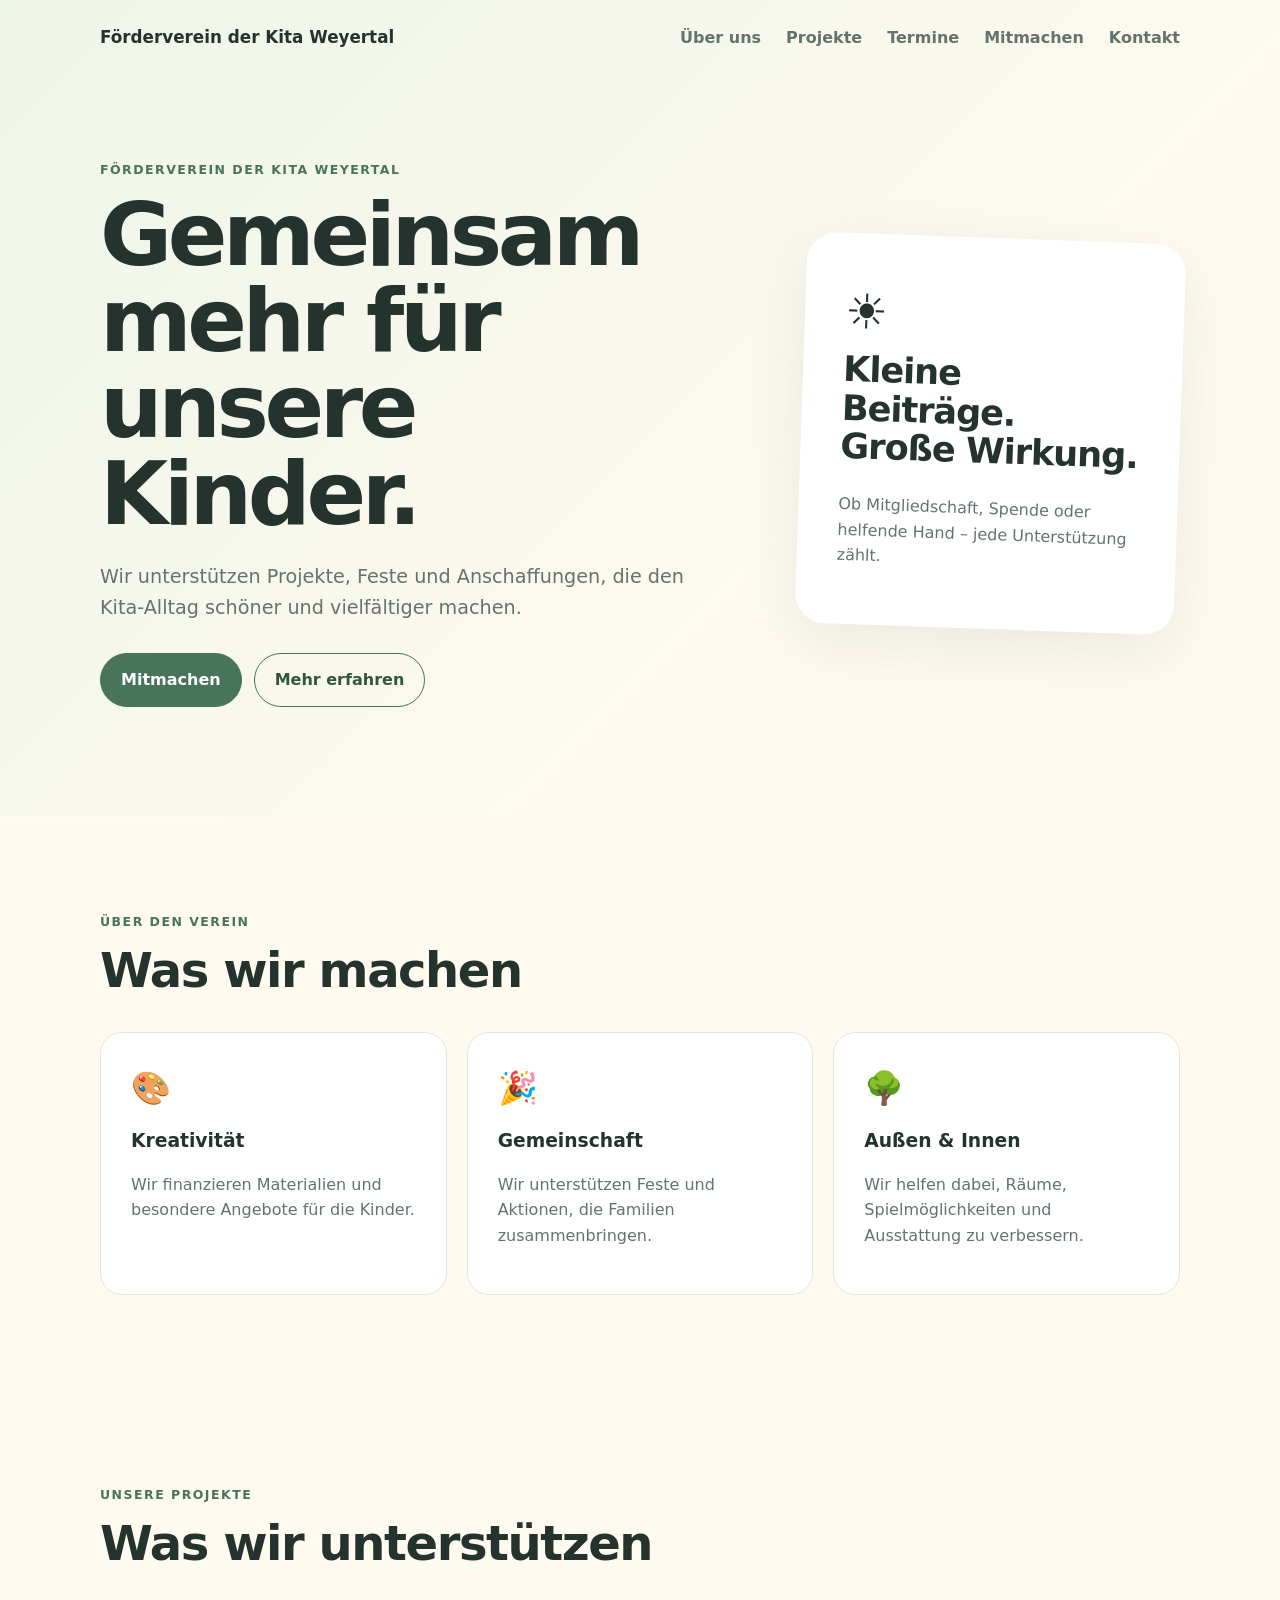
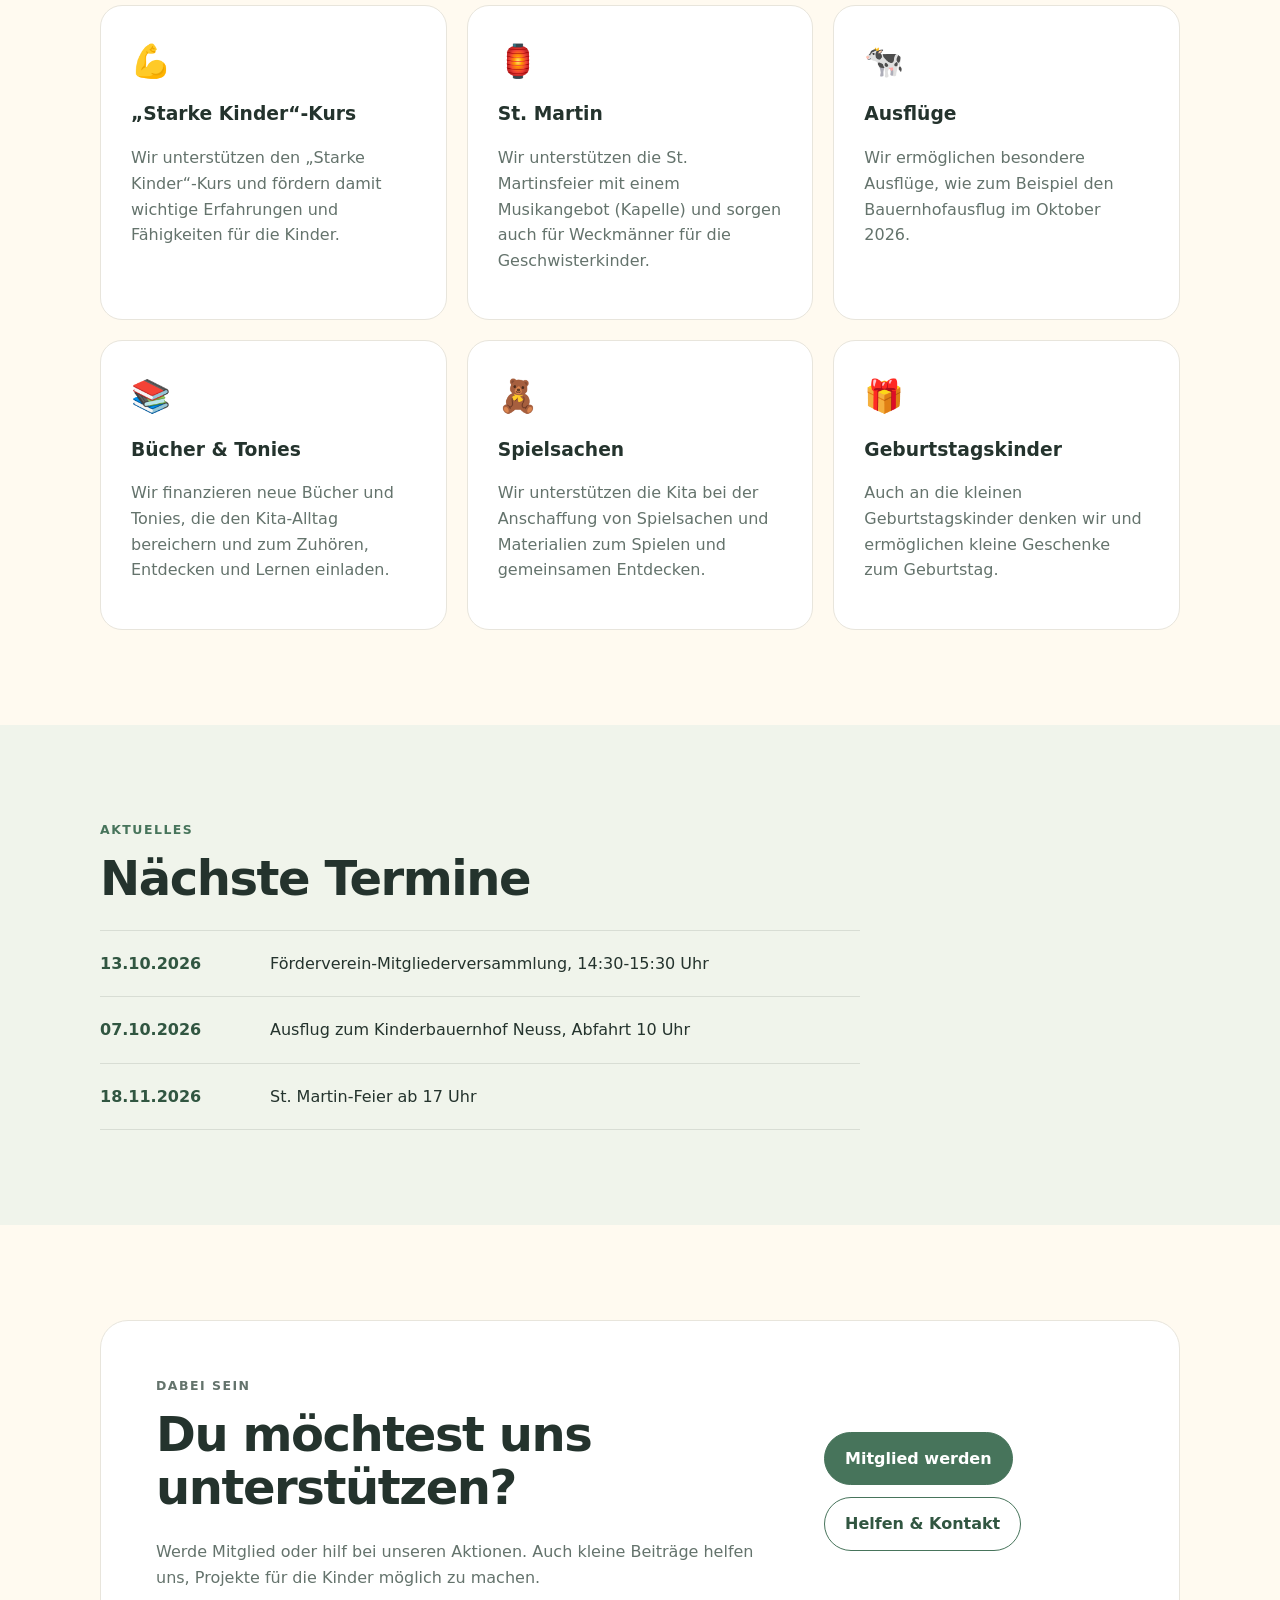
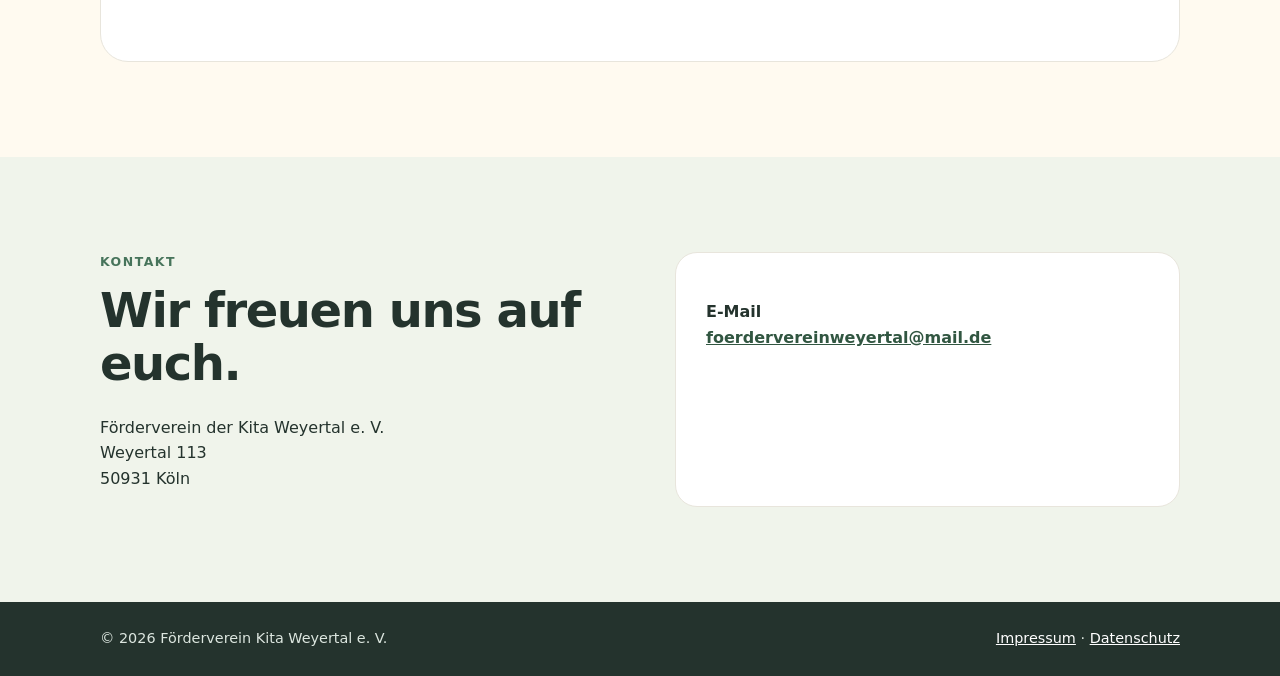
<file: index.html>
<!doctype html>
<html lang="de">
<head>
  <meta charset="utf-8">
  <meta name="viewport" content="width=device-width, initial-scale=1">
  <meta name="description" content="Förderverein der Kita Weyertal – gemeinsam für unsere Kinder.">
  <title>Förderverein Kita Weyertal</title>
  <link rel="stylesheet" href="style.css">
</head>
<body>
  <header class="hero">
    <nav class="nav container">
      <a class="logo" href="#start">Förderverein der Kita Weyertal</a>
      <div class="navlinks">
        <a href="#ueber-uns">Über uns</a>
        <a href="#projekte">Projekte</a>
        <a href="#termine">Termine</a>
        <a href="#mitmachen">Mitmachen</a>
        <a href="#kontakt">Kontakt</a>
      </div>
    </nav>

    <div class="hero-content container" id="start">
      <div>
        <p class="eyebrow">Förderverein der Kita Weyertal</p>
        <h1>Gemeinsam mehr für unsere Kinder.</h1>
        <p class="lead">Wir unterstützen Projekte, Feste und Anschaffungen, die den Kita-Alltag schöner und vielfältiger machen.</p>
        <div class="buttons">
          <a class="button primary" href="#mitmachen">Mitmachen</a>
          <a class="button secondary" href="#ueber-uns">Mehr erfahren</a>
        </div>
      </div>
      <div class="hero-card">
        <div class="sun">☀️</div>
        <h2>Kleine Beiträge.<br>Große Wirkung.</h2>
        <p>Ob Mitgliedschaft, Spende oder helfende Hand – jede Unterstützung zählt.</p>
      </div>
    </div>
  </header>

  <main>
    <section class="section container" id="ueber-uns">
      <p class="eyebrow">Über den Verein</p>
      <h2>Was wir machen</h2>
      <div class="cards">
        <article class="card"><span>🎨</span><h3>Kreativität</h3><p>Wir finanzieren Materialien und besondere Angebote für die Kinder.</p></article>
        <article class="card"><span>🎉</span><h3>Gemeinschaft</h3><p>Wir unterstützen Feste und Aktionen, die Familien zusammenbringen.</p></article>
        <article class="card"><span>🌳</span><h3>Außen & Innen</h3><p>Wir helfen dabei, Räume, Spielmöglichkeiten und Ausstattung zu verbessern.</p></article>
      </div>
    </section>

    <section class="section container" id="projekte">
  <p class="eyebrow">Unsere Projekte</p>
  <h2>Was wir unterstützen</h2>

  <div class="cards">

    <article class="card">
      <span>💪</span>
      <h3>„Starke Kinder“-Kurs</h3>
      <p>
        Wir unterstützen den „Starke Kinder“-Kurs und fördern damit
        wichtige Erfahrungen und Fähigkeiten für die Kinder.
      </p>
    </article>

    <article class="card">
      <span>🏮</span>
      <h3>St. Martin</h3>
      <p>
        Wir unterstützen die St. Martinsfeier mit einem Musikangebot (Kapelle) und
        sorgen auch für Weckmänner für die Geschwisterkinder.
      </p>
    </article>

    <article class="card">
      <span>🐄</span>
      <h3>Ausflüge</h3>
      <p>
        Wir ermöglichen besondere Ausflüge, wie zum Beispiel den
        Bauernhofausflug im Oktober 2026.
      </p>
    </article>

    <article class="card">
      <span>📚</span>
      <h3>Bücher & Tonies</h3>
      <p>
        Wir finanzieren neue Bücher und Tonies, die den Kita-Alltag
        bereichern und zum Zuhören, Entdecken und Lernen einladen.
      </p>
    </article>

    <article class="card">
      <span>🧸</span>
      <h3>Spielsachen</h3>
      <p>
        Wir unterstützen die Kita bei der Anschaffung von Spielsachen
        und Materialien zum Spielen und gemeinsamen Entdecken.
      </p>
    </article>

    <article class="card">
      <span>🎁</span>
      <h3>Geburtstagskinder</h3>
      <p>
        Auch an die kleinen Geburtstagskinder denken wir und
        ermöglichen kleine Geschenke zum Geburtstag.
      </p>
    </article>

  </div>
</section>
    
    <section class="section alt" id="termine">
      <div class="container">
        <p class="eyebrow">Aktuelles</p>
        <h2>Nächste Termine</h2>
        <div class="timeline">
          <div class="event"><strong>13.10.2026</strong><span>Förderverein-Mitgliederversammlung, 14:30-15:30 Uhr</span></div>
          <div class="event"><strong>07.10.2026</strong><span>Ausflug zum Kinderbauernhof Neuss, Abfahrt 10 Uhr</span></div>
          <div class="event"><strong>18.11.2026</strong><span>St. Martin-Feier ab 17 Uhr</span></div>
        </div>
      </div>
    </section>

    <section class="section container" id="mitmachen">
      <div class="join">
        <div>
          <p class="eyebrow">Dabei sein</p>
          <h2>Du möchtest uns unterstützen?</h2>
          <p>Werde Mitglied oder hilf bei unseren Aktionen. Auch kleine Beiträge helfen uns, Projekte für die Kinder möglich zu machen.</p>
        </div>
        <div class="join-actions">
          <a class="button primary" href="Beitrittsformular.pdf" target="_blank">Mitglied werden</a>
          <a class="button secondary" href="mailto:foerdervereinweyertal@mail.de?subject=Ich%20möchte%20helfen">Helfen & Kontakt</a>
        </div>
      </div>
    </section>

    <section class="section alt" id="kontakt">
      <div class="container contact">
        <div>
          <p class="eyebrow">Kontakt</p>
          <h2>Wir freuen uns auf euch.</h2>
          <p>Förderverein der Kita Weyertal e. V.<br>Weyertal 113<br>50931 Köln</p>
        </div>
        <div class="contact-box">
          <p><strong>E-Mail</strong><br><a href="mailto:foerderverein@example.de">foerdervereinweyertal@mail.de</a></p>
        </div>
      </div>
    </section>
  </main>

  <footer>
    <div class="container footer">
      <span>© 2026 Förderverein Kita Weyertal e. V.</span>
      <span><a href="impressum.html">Impressum</a> · <a href="datenschutz.html">Datenschutz</a></span>
    </div>
  </footer>
</body>
</html>
</file>
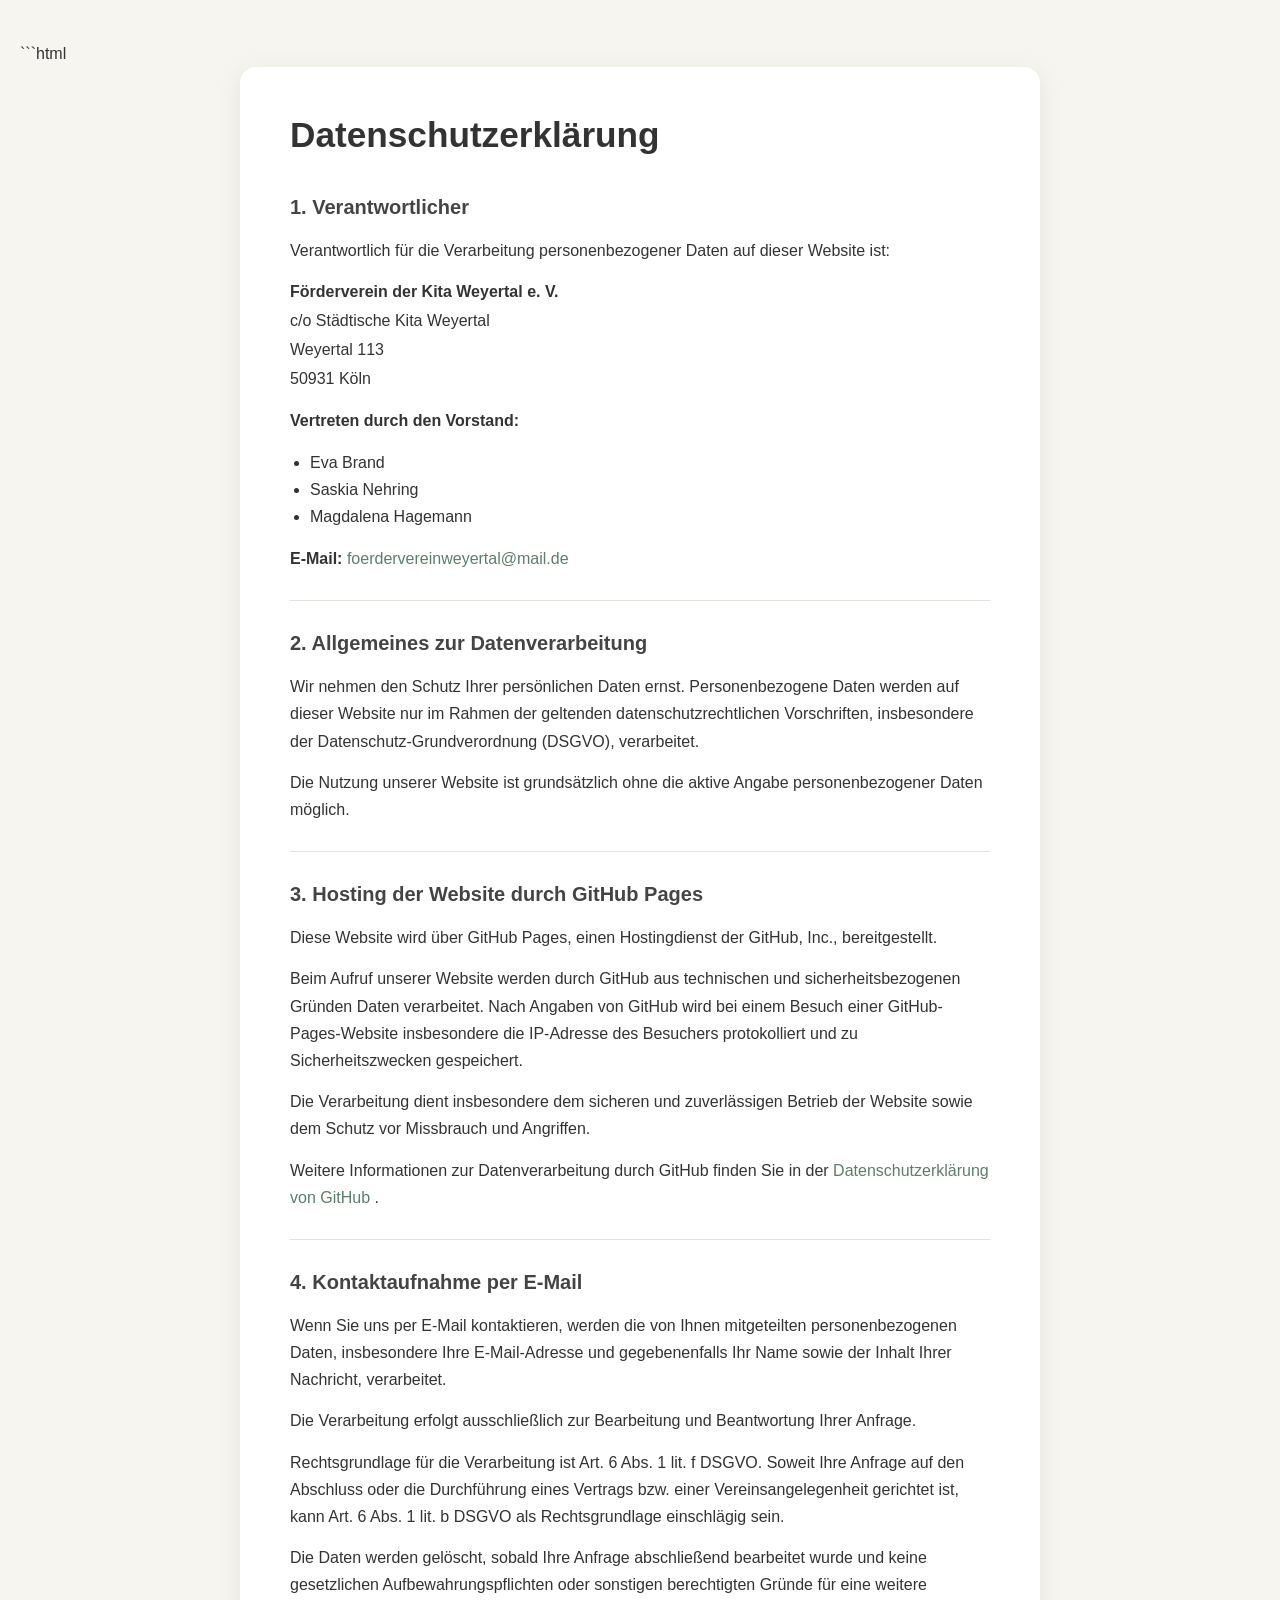
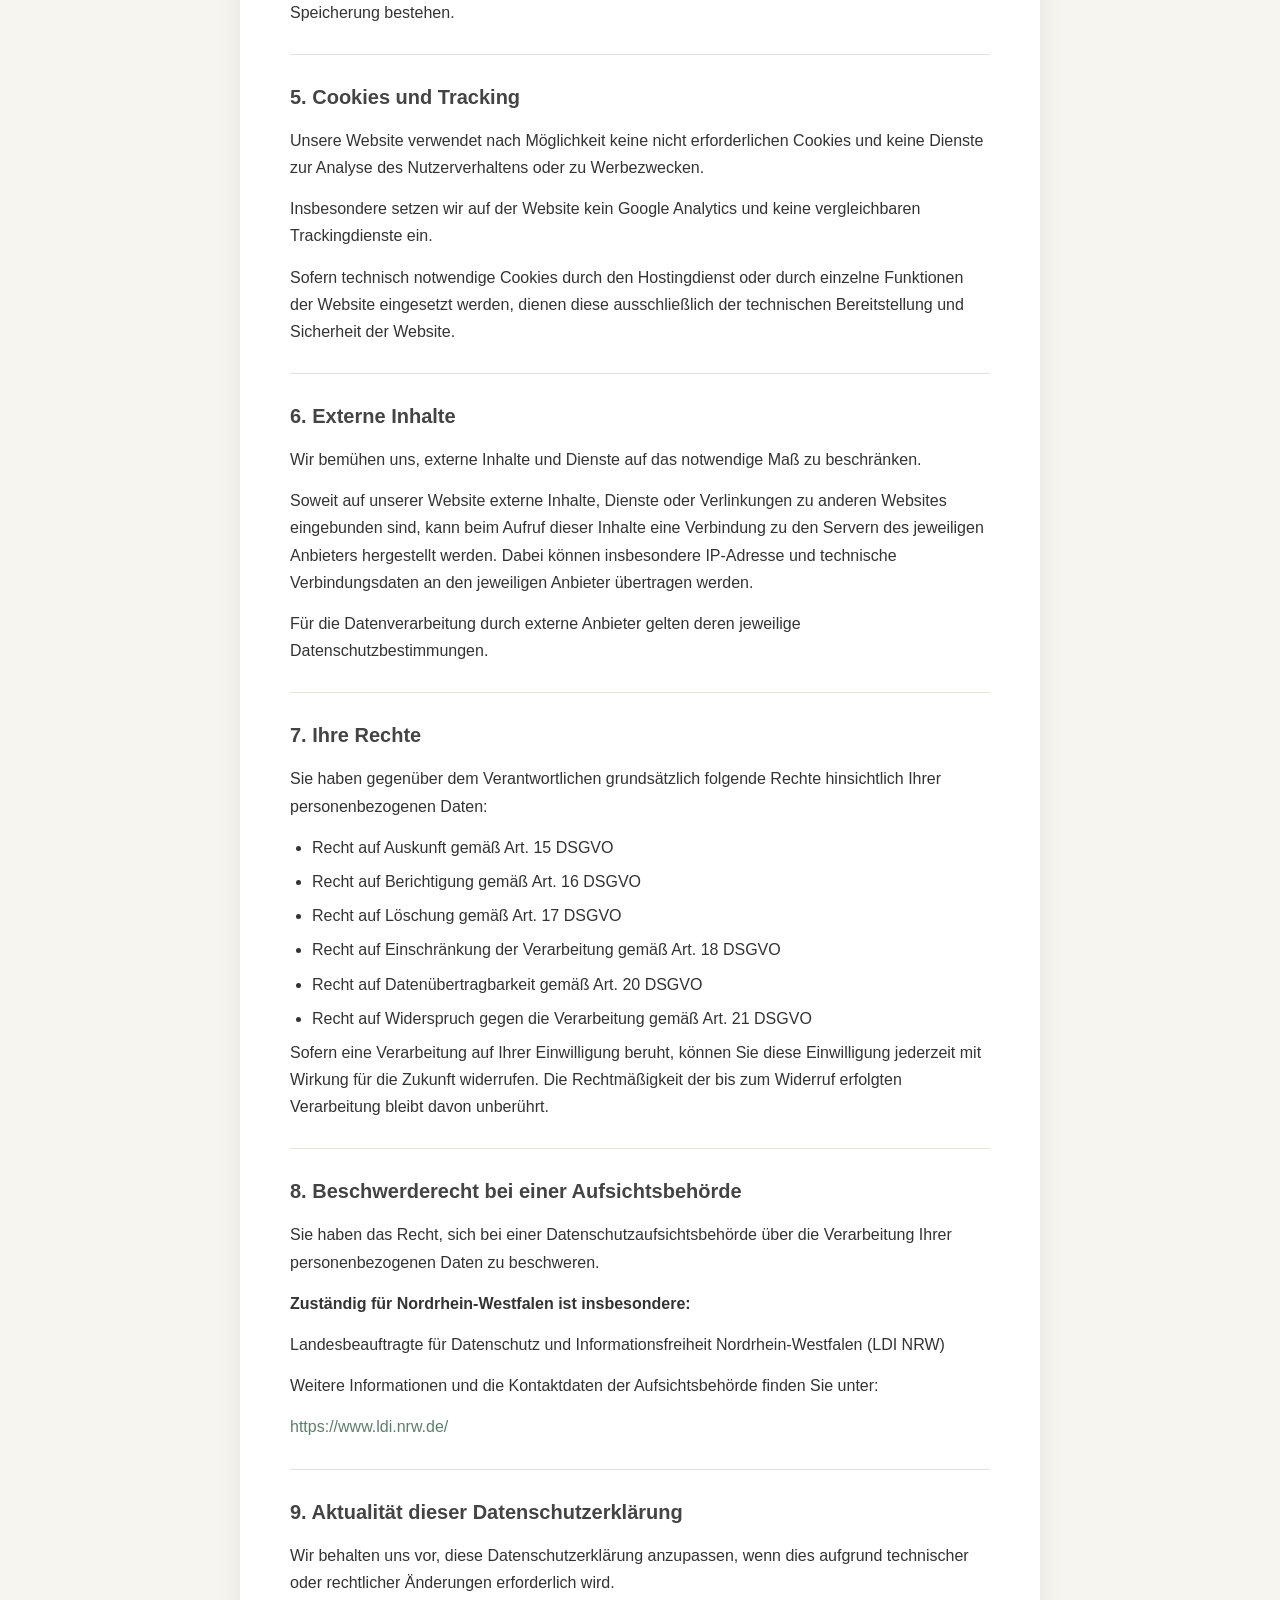
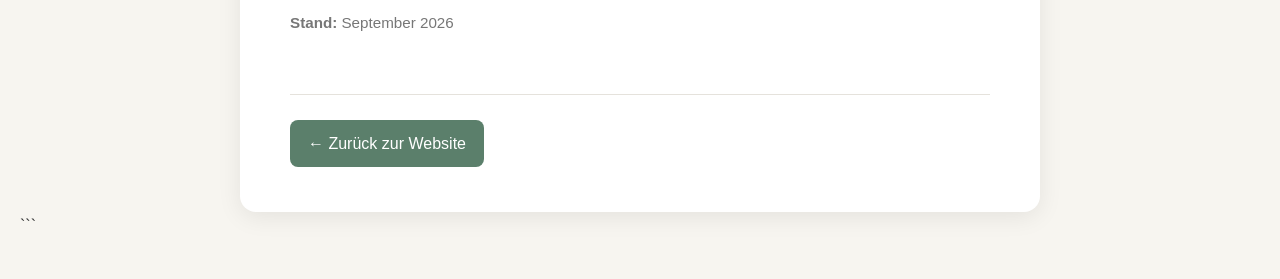
<file: datenschutz.html>
```html
<!DOCTYPE html>
<html lang="de">
<head>
    <meta charset="UTF-8">
    <meta name="viewport" content="width=device-width, initial-scale=1.0">

    <title>Datenschutzerklärung | Förderverein Kita Weyertal</title>

    <style>
        * {
            box-sizing: border-box;
        }

        body {
            margin: 0;
            padding: 40px 20px;
            background-color: #f7f5f0;
            color: #333;
            font-family: Arial, Helvetica, sans-serif;
            line-height: 1.7;
        }

        .datenschutz {
            max-width: 800px;
            margin: 0 auto;
            background: #ffffff;
            padding: 45px 50px;
            border-radius: 16px;
            box-shadow: 0 5px 25px rgba(0, 0, 0, 0.08);
        }

        h1 {
            margin: 0 0 35px;
            font-size: 2.2rem;
            line-height: 1.3;
            color: #333;
        }

        .bereich {
            padding: 28px 0;
            border-top: 1px solid #e5e2dc;
        }

        .bereich:first-of-type {
            border-top: none;
            padding-top: 0;
        }

        h2 {
            margin: 0 0 16px;
            font-size: 1.25rem;
            line-height: 1.4;
            color: #444;
        }

        p {
            margin: 0 0 14px;
        }

        p:last-child {
            margin-bottom: 0;
        }

        .adresse {
            line-height: 1.8;
        }

        .vorstand {
            margin: 0 0 15px;
            padding-left: 20px;
        }

        .rechte {
            margin: 0;
            padding-left: 22px;
        }

        .rechte li {
            margin-bottom: 7px;
        }

        a {
            color: #5b7f6b;
            text-decoration: none;
            font-weight: 500;
            overflow-wrap: anywhere;
        }

        a:hover {
            text-decoration: underline;
        }

        .hinweis {
            padding: 16px 18px;
            margin-top: 15px;
            background-color: #f7f5f0;
            border-radius: 8px;
        }

        .stand {
            color: #777;
            font-size: 0.95rem;
        }

        .zurueck {
            margin-top: 30px;
            padding-top: 25px;
            border-top: 1px solid #e5e2dc;
        }

        .zurueck a {
            display: inline-block;
            padding: 10px 18px;
            background-color: #5b7f6b;
            color: white;
            border-radius: 8px;
            transition: background-color 0.2s ease;
        }

        .zurueck a:hover {
            background-color: #476554;
            text-decoration: none;
        }

        @media (max-width: 600px) {
            body {
                padding: 20px 12px;
            }

            .datenschutz {
                padding: 30px 25px;
                border-radius: 12px;
            }

            h1 {
                font-size: 1.8rem;
                margin-bottom: 28px;
            }

            h2 {
                font-size: 1.15rem;
            }

            .bereich {
                padding: 24px 0;
            }
        }
    </style>
</head>

<body>

    <main class="datenschutz">

        <h1>Datenschutzerklärung</h1>

        <section class="bereich">
            <h2>1. Verantwortlicher</h2>

            <p>
                Verantwortlich für die Verarbeitung personenbezogener Daten
                auf dieser Website ist:
            </p>

            <p class="adresse">
                <strong>Förderverein der Kita Weyertal e. V.</strong><br>
                c/o Städtische Kita Weyertal<br>
                Weyertal 113<br>
                50931 Köln
            </p>

            <p>
                <strong>Vertreten durch den Vorstand:</strong>
            </p>

            <ul class="vorstand">
                <li>Eva Brand</li>
                <li>Saskia Nehring</li>
                <li>Magdalena Hagemann</li>
            </ul>

            <p>
                <strong>E-Mail:</strong>
                <a href="mailto:foerdervereinweyertal@mail.de">
                    foerdervereinweyertal@mail.de
                </a>
            </p>
        </section>


        <section class="bereich">
            <h2>2. Allgemeines zur Datenverarbeitung</h2>

            <p>
                Wir nehmen den Schutz Ihrer persönlichen Daten ernst.
                Personenbezogene Daten werden auf dieser Website nur im Rahmen
                der geltenden datenschutzrechtlichen Vorschriften, insbesondere
                der Datenschutz-Grundverordnung (DSGVO), verarbeitet.
            </p>

            <p>
                Die Nutzung unserer Website ist grundsätzlich ohne die aktive
                Angabe personenbezogener Daten möglich.
            </p>
        </section>


        <section class="bereich">
            <h2>3. Hosting der Website durch GitHub Pages</h2>

            <p>
                Diese Website wird über GitHub Pages, einen Hostingdienst der
                GitHub, Inc., bereitgestellt.
            </p>

            <p>
                Beim Aufruf unserer Website werden durch GitHub aus technischen
                und sicherheitsbezogenen Gründen Daten verarbeitet. Nach Angaben
                von GitHub wird bei einem Besuch einer GitHub-Pages-Website
                insbesondere die IP-Adresse des Besuchers protokolliert und zu
                Sicherheitszwecken gespeichert.
            </p>

            <p>
                Die Verarbeitung dient insbesondere dem sicheren und
                zuverlässigen Betrieb der Website sowie dem Schutz vor
                Missbrauch und Angriffen.
            </p>

            <p>
                Weitere Informationen zur Datenverarbeitung durch GitHub finden
                Sie in der
                <a
                    href="https://docs.github.com/de/site-policy/privacy-policies/github-general-privacy-statement"
                    target="_blank"
                    rel="noopener noreferrer"
                >
                    Datenschutzerklärung von GitHub
                </a>.
            </p>
        </section>


        <section class="bereich">
            <h2>4. Kontaktaufnahme per E-Mail</h2>

            <p>
                Wenn Sie uns per E-Mail kontaktieren, werden die von Ihnen
                mitgeteilten personenbezogenen Daten, insbesondere Ihre
                E-Mail-Adresse und gegebenenfalls Ihr Name sowie der Inhalt
                Ihrer Nachricht, verarbeitet.
            </p>

            <p>
                Die Verarbeitung erfolgt ausschließlich zur Bearbeitung und
                Beantwortung Ihrer Anfrage.
            </p>

            <p>
                Rechtsgrundlage für die Verarbeitung ist Art. 6 Abs. 1 lit. f
                DSGVO. Soweit Ihre Anfrage auf den Abschluss oder die
                Durchführung eines Vertrags bzw. einer Vereinsangelegenheit
                gerichtet ist, kann Art. 6 Abs. 1 lit. b DSGVO als
                Rechtsgrundlage einschlägig sein.
            </p>

            <p>
                Die Daten werden gelöscht, sobald Ihre Anfrage abschließend
                bearbeitet wurde und keine gesetzlichen Aufbewahrungspflichten
                oder sonstigen berechtigten Gründe für eine weitere Speicherung
                bestehen.
            </p>
        </section>


        <section class="bereich">
            <h2>5. Cookies und Tracking</h2>

            <p>
                Unsere Website verwendet nach Möglichkeit keine nicht
                erforderlichen Cookies und keine Dienste zur Analyse des
                Nutzerverhaltens oder zu Werbezwecken.
            </p>

            <p>
                Insbesondere setzen wir auf der Website kein Google Analytics
                und keine vergleichbaren Trackingdienste ein.
            </p>

            <p>
                Sofern technisch notwendige Cookies durch den Hostingdienst
                oder durch einzelne Funktionen der Website eingesetzt werden,
                dienen diese ausschließlich der technischen Bereitstellung
                und Sicherheit der Website.
            </p>
        </section>


        <section class="bereich">
            <h2>6. Externe Inhalte</h2>

            <p>
                Wir bemühen uns, externe Inhalte und Dienste auf das notwendige
                Maß zu beschränken.
            </p>

            <p>
                Soweit auf unserer Website externe Inhalte, Dienste oder
                Verlinkungen zu anderen Websites eingebunden sind, kann beim
                Aufruf dieser Inhalte eine Verbindung zu den Servern des
                jeweiligen Anbieters hergestellt werden. Dabei können
                insbesondere IP-Adresse und technische Verbindungsdaten an den
                jeweiligen Anbieter übertragen werden.
            </p>

            <p>
                Für die Datenverarbeitung durch externe Anbieter gelten deren
                jeweilige Datenschutzbestimmungen.
            </p>
        </section>


        <section class="bereich">
            <h2>7. Ihre Rechte</h2>

            <p>
                Sie haben gegenüber dem Verantwortlichen grundsätzlich
                folgende Rechte hinsichtlich Ihrer personenbezogenen Daten:
            </p>

            <ul class="rechte">
                <li>Recht auf Auskunft gemäß Art. 15 DSGVO</li>
                <li>Recht auf Berichtigung gemäß Art. 16 DSGVO</li>
                <li>Recht auf Löschung gemäß Art. 17 DSGVO</li>
                <li>Recht auf Einschränkung der Verarbeitung gemäß Art. 18 DSGVO</li>
                <li>Recht auf Datenübertragbarkeit gemäß Art. 20 DSGVO</li>
                <li>Recht auf Widerspruch gegen die Verarbeitung gemäß Art. 21 DSGVO</li>
            </ul>

            <p>
                Sofern eine Verarbeitung auf Ihrer Einwilligung beruht, können
                Sie diese Einwilligung jederzeit mit Wirkung für die Zukunft
                widerrufen. Die Rechtmäßigkeit der bis zum Widerruf erfolgten
                Verarbeitung bleibt davon unberührt.
            </p>
        </section>


        <section class="bereich">
            <h2>8. Beschwerderecht bei einer Aufsichtsbehörde</h2>

            <p>
                Sie haben das Recht, sich bei einer Datenschutzaufsichtsbehörde
                über die Verarbeitung Ihrer personenbezogenen Daten zu
                beschweren.
            </p>

            <p>
                <strong>Zuständig für Nordrhein-Westfalen ist insbesondere:</strong>
            </p>

            <p>
                Landesbeauftragte für Datenschutz und Informationsfreiheit
                Nordrhein-Westfalen (LDI NRW)
            </p>

            <p>
                Weitere Informationen und die Kontaktdaten der Aufsichtsbehörde
                finden Sie unter:
            </p>

            <p>
                <a
                    href="https://www.ldi.nrw.de/"
                    target="_blank"
                    rel="noopener noreferrer"
                >
                    https://www.ldi.nrw.de/
                </a>
            </p>
        </section>


        <section class="bereich">
            <h2>9. Aktualität dieser Datenschutzerklärung</h2>

            <p>
                Wir behalten uns vor, diese Datenschutzerklärung anzupassen,
                wenn dies aufgrund technischer oder rechtlicher Änderungen
                erforderlich wird.
            </p>

            <p class="stand">
                <strong>Stand:</strong> September 2026
            </p>
        </section>


        <div class="zurueck">
            <a href="index.html">← Zurück zur Website</a>
        </div>

    </main>

</body>
</html>
```
</file>
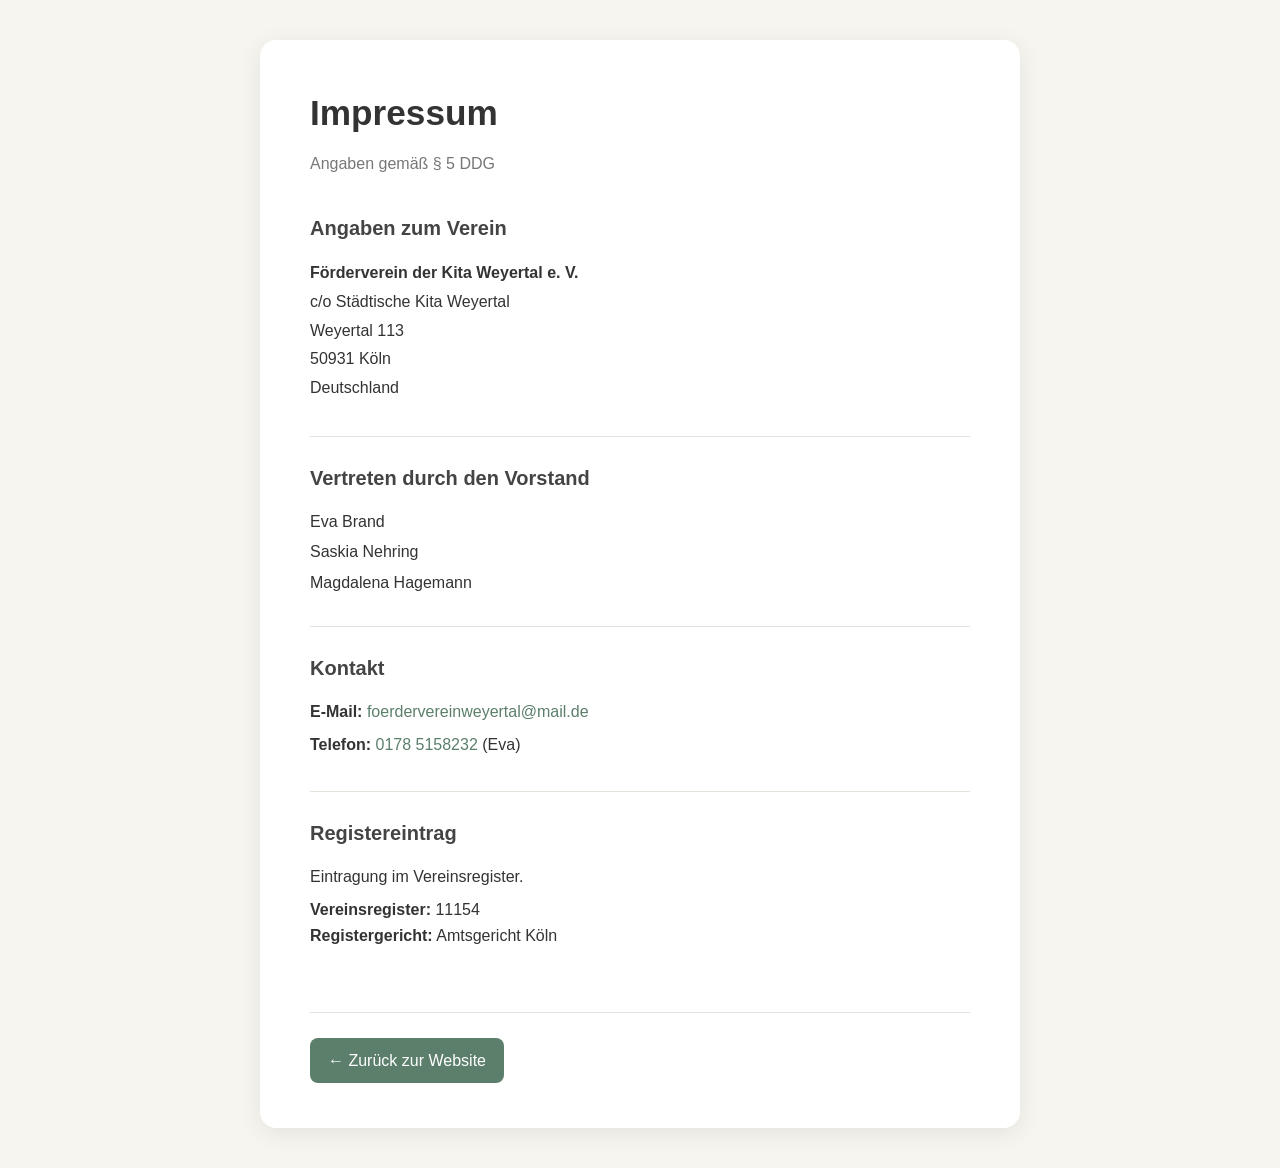
<file: impressum.html>
<!DOCTYPE html>
<html lang="de">
<head>
    <meta charset="UTF-8">
    <meta name="viewport" content="width=device-width, initial-scale=1.0">

    <title>Impressum | Förderverein Kita Weyertal</title>

    <style>
        * {
            box-sizing: border-box;
        }

        body {
            margin: 0;
            padding: 40px 20px;
            background-color: #f7f5f0;
            color: #333;
            font-family: Arial, Helvetica, sans-serif;
            line-height: 1.6;
        }

        .impressum {
            max-width: 760px;
            margin: 0 auto;
            background: #ffffff;
            padding: 45px 50px;
            border-radius: 16px;
            box-shadow: 0 5px 25px rgba(0, 0, 0, 0.08);
        }

        h1 {
            margin: 0 0 10px;
            font-size: 2.2rem;
            color: #333;
        }

        .untertitel {
            margin: 0 0 35px;
            color: #777;
            font-size: 1rem;
        }

        .bereich {
            padding: 25px 0;
            border-top: 1px solid #e5e2dc;
        }

        .bereich:first-of-type {
            border-top: none;
            padding-top: 0;
        }

        h2 {
            margin: 0 0 15px;
            font-size: 1.25rem;
            color: #444;
        }

        p {
            margin: 0 0 8px;
        }

        .adresse {
            line-height: 1.8;
        }

        .vorstand {
            list-style: none;
            margin: 0;
            padding: 0;
        }

        .vorstand li {
            margin-bottom: 5px;
        }

        a {
            color: #5b7f6b;
            text-decoration: none;
            font-weight: 500;
        }

        a:hover {
            text-decoration: underline;
        }

        .zurueck {
            margin-top: 30px;
            padding-top: 25px;
            border-top: 1px solid #e5e2dc;
        }

        .zurueck a {
            display: inline-block;
            padding: 10px 18px;
            background-color: #5b7f6b;
            color: white;
            border-radius: 8px;
            transition: background-color 0.2s ease;
        }

        .zurueck a:hover {
            background-color: #476554;
            text-decoration: none;
        }

        @media (max-width: 600px) {
            body {
                padding: 20px 12px;
            }

            .impressum {
                padding: 30px 25px;
                border-radius: 12px;
            }

            h1 {
                font-size: 1.8rem;
            }
        }
    </style>
</head>

<body>

    <main class="impressum">

        <h1>Impressum</h1>
        <p class="untertitel">Angaben gemäß § 5 DDG</p>

        <section class="bereich">
            <h2>Angaben zum Verein</h2>

            <p class="adresse">
                <strong>Förderverein der Kita Weyertal e. V.</strong><br>
                c/o Städtische Kita Weyertal<br>
                Weyertal 113<br>
                50931 Köln<br>
                Deutschland
            </p>
        </section>

        <section class="bereich">
            <h2>Vertreten durch den Vorstand</h2>

            <ul class="vorstand">
                <li>Eva Brand</li>
                <li>Saskia Nehring</li>
                <li>Magdalena Hagemann</li>
            </ul>
        </section>

        <section class="bereich">
            <h2>Kontakt</h2>

            <p>
                <strong>E-Mail:</strong>
                <a href="mailto:foerdervereinweyertal@mail.de">
                    foerdervereinweyertal@mail.de
                </a>
            </p>

            <p>
                <strong>Telefon:</strong>
                <a href="tel:+491785158232">
                    0178 5158232
                </a>
                <span>(Eva)</span>
            </p>
        </section>

        <section class="bereich">
            <h2>Registereintrag</h2>

            <p>
                Eintragung im Vereinsregister.
            </p>

            <p>
                <strong>Vereinsregister:</strong> 11154<br>
                <strong>Registergericht:</strong> Amtsgericht Köln
            </p>
        </section>

        <div class="zurueck">
            <a href="index.html">← Zurück zur Website</a>
        </div>

    </main>

</body>
</html>
</file>
<file: style.css>
* { box-sizing: border-box; }
:root { --ink:#24332d; --muted:#64736c; --cream:#fffaf0; --paper:#fff; --green:#47745b; --green-dark:#315641; --yellow:#f6d66b; --line:#e8e5dc; }
html { scroll-behavior:smooth; }
body { margin:0; font-family:system-ui,-apple-system,BlinkMacSystemFont,"Segoe UI",sans-serif; color:var(--ink); background:var(--cream); line-height:1.6; }
a { color:inherit; }
.container { width:min(1080px, calc(100% - 40px)); margin:auto; }
.hero { background:linear-gradient(135deg,#eef5e9 0%,#fffaf0 70%); min-height:650px; }
.nav { display:flex; justify-content:space-between; align-items:center; padding:24px 0; }
.logo { font-weight:800; text-decoration:none; font-size:1.05rem; }
.navlinks { display:flex; gap:25px; }
.navlinks a { text-decoration:none; color:var(--muted); font-weight:600; }
.hero-content { display:grid; grid-template-columns:1.25fr .75fr; gap:70px; align-items:center; padding:85px 0 110px; }
.eyebrow { text-transform:uppercase; letter-spacing:.12em; font-size:.78rem; font-weight:800; color:var(--green); margin:0 0 12px; }
h1 { font-size:clamp(2.8rem,7vw,5.5rem); line-height:.98; letter-spacing:-.05em; margin:0 0 25px; max-width:760px; }
h2 { font-size:clamp(2rem,4vw,3rem); line-height:1.1; letter-spacing:-.03em; margin:0 0 25px; }
h3 { margin:12px 0 5px; }
.lead { font-size:1.2rem; color:var(--muted); max-width:650px; }
.buttons { display:flex; gap:12px; margin-top:30px; flex-wrap:wrap; }
.button { display:inline-block; padding:13px 20px; border-radius:999px; text-decoration:none; font-weight:800; border:1px solid var(--green); }
.primary { background:var(--green); color:white; }
.primary:hover { background:var(--green-dark); }
.secondary { background:transparent; color:var(--green-dark); }
.hero-card { background:var(--paper); padding:40px; border-radius:30px; box-shadow:0 20px 60px #48614a1c; transform:rotate(2deg); }
.sun { font-size:3rem; }
.hero-card h2 { font-size:2.2rem; }
.hero-card p, .card p, .join p { color:var(--muted); }
.section { padding:95px 0; }
.alt { background:#f0f4eb; }
.cards { display:grid; grid-template-columns:repeat(3,1fr); gap:20px; margin-top:35px; }
.card { background:var(--paper); border:1px solid var(--line); padding:30px; border-radius:22px; }
.card span { font-size:2rem; }
.timeline { max-width:760px; border-top:1px solid #d8ddd4; }
.event { display:grid; grid-template-columns:150px 1fr; gap:20px; padding:20px 0; border-bottom:1px solid #d8ddd4; }
.event strong { color:var(--green-dark); }
.join { display:flex; align-items:center; justify-content:space-between; gap:50px; padding:55px; background:#fff; border:1px solid var(--line); border-radius:28px; }
.join-actions { display:flex; gap:12px; flex-wrap:wrap; min-width:300px; }
.contact { display:grid; grid-template-columns:1fr 1fr; gap:70px; }
.contact-box { background:white; border-radius:22px; padding:30px; border:1px solid var(--line); }
.contact-box a { color:var(--green-dark); font-weight:700; }
footer { background:#24332d; color:#dce6df; padding:25px 0; font-size:.9rem; }
.footer { display:flex; justify-content:space-between; gap:20px; }
.footer a { color:#fff; }
@media (max-width:760px) {
  .navlinks { display:none; }
  .hero-content, .cards, .contact { grid-template-columns:1fr; }
  .hero-content { padding-top:50px; gap:40px; }
  .hero-card { transform:none; }
  .join { display:block; padding:35px; }
  .join-actions { margin-top:25px; min-width:0; }
  .event { grid-template-columns:1fr; gap:2px; }
  .footer { flex-direction:column; }
}
</file>
